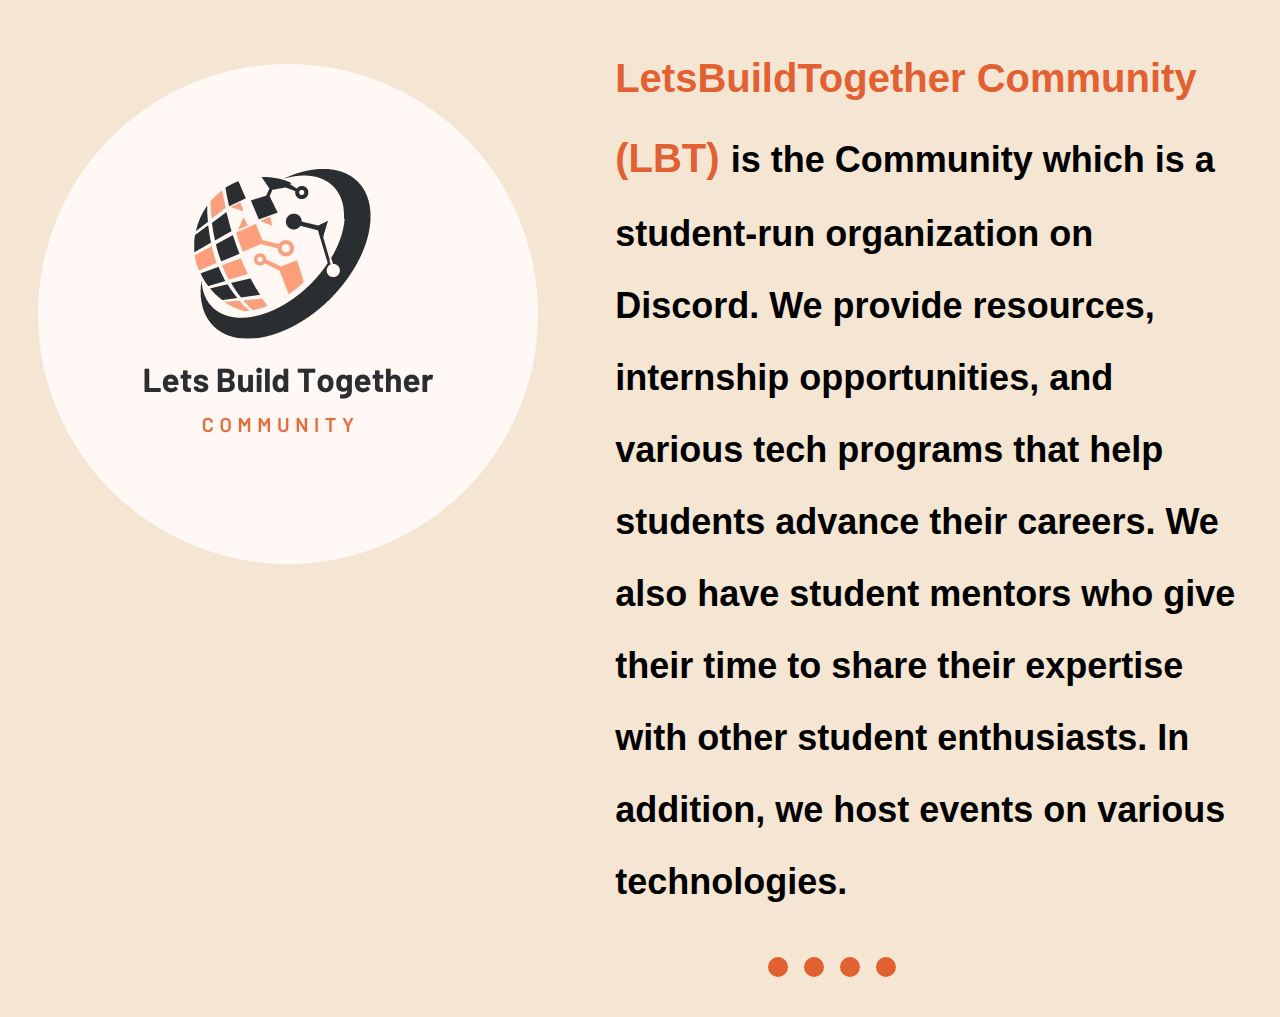
<file: about.html>
<!DOCTYPE html>
<html lang="en">
<head>
    <meta charset="UTF-8">
    <meta http-equiv="X-UA-Compatible" content="IE=edge">
    <meta name="viewport" content="width=device-width, initial-scale=1.0">
    <title>About</title>
    <link rel="stylesheet" href="about.css">
</head>
<body>
    <div class="about">
        <div class="heroContainer_img">
            <img src="./assets/LBT_logo_light.jpeg">
        </div>
        <div class="heroContainer_txt">
            <h2> <span>LetsBuildTogether Community (LBT) </span> is the Community which is a student-run organization on Discord. We provide resources, internship opportunities, and various tech programs that help students advance their careers. We also have student mentors who give their time to share their expertise with other student enthusiasts. In addition, we host events on various technologies.</h2>
        </div>
    </div>
    <hr>
</body>
</html>
</file>
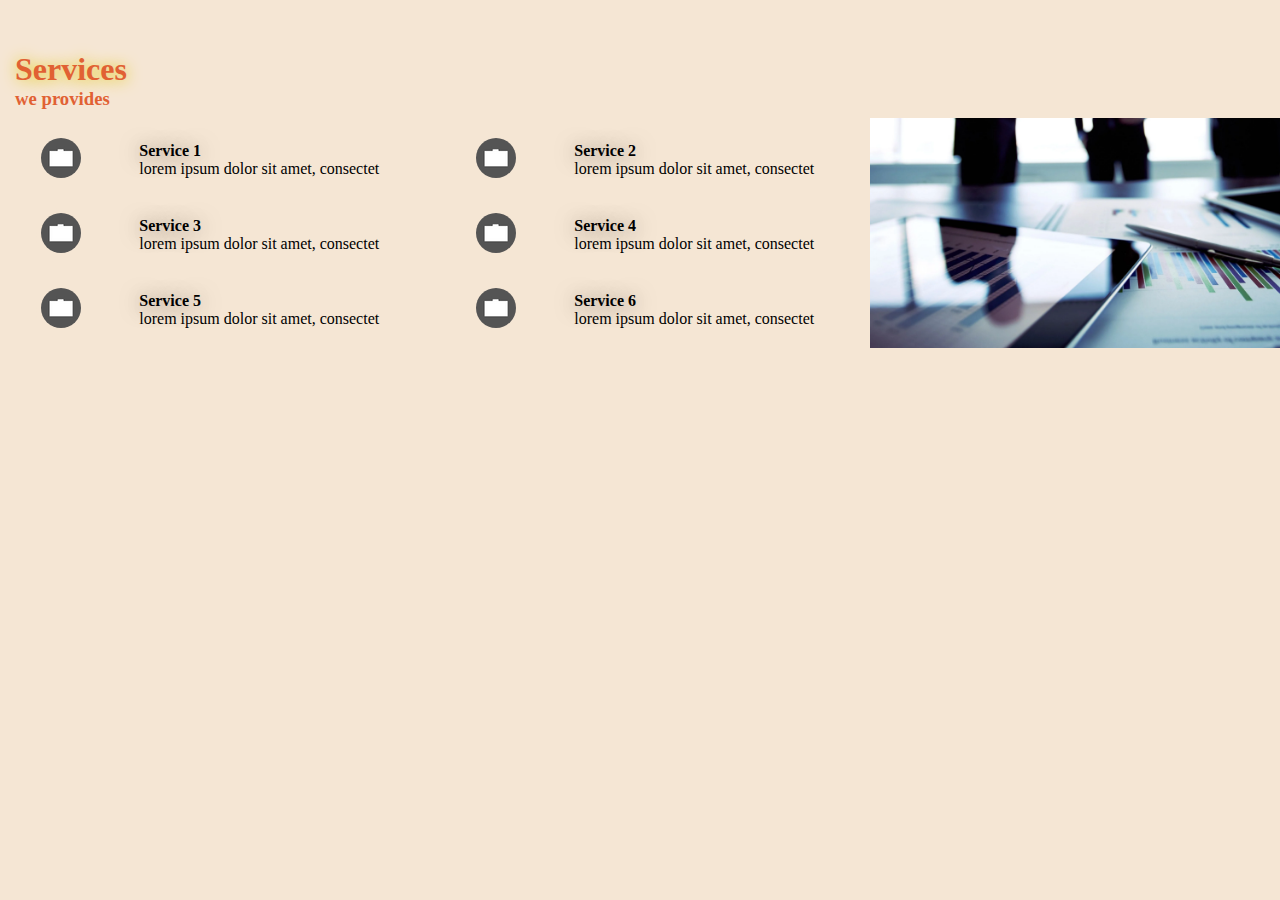
<file: LBT_Services.html>
<!DOCTYPE html>
<html lang="en">

<head>
        <meta charset="UTF-8">
        <meta http-equiv="X-UA-Compatible" content="IE=edge">
        <meta name="viewport" content="width=device-width, initial-scale=1.0">
        <title>LBT Services</title>
        
        <link rel="stylesheet" href="LBT_Services.css">
        
</head>

<body>
        <main>
                <div class="heading">
                        <h1>Services <h3>we provides</h3>
                        </h1>
                </div>
                <div class="s1">
                        <div class="icon"><img src="Untitleddesign.png" alt="icon" srcset=""></div>
                        <div class="name"><p class="ser">Service 1</p>
                                <p>lorem ipsum dolor sit amet, consectet</p>
                        </div>
                </div>
                <div class="s2">
                        <div class="icon"><img src="Untitleddesign.png" alt="icon" srcset=""></div>
                  <div class="name"><p class="ser">Service 2</p>
                                <p>lorem ipsum dolor sit amet, consectet</p>
                        </div>
                </div>
                <div class="image">
                        <img src="wp7098397 (1).jpg" alt="image">
                </div>
                <div class="s3">
                        <div class="icon"><img src="Untitleddesign.png" alt="icon" srcset=""></div>
                        <div class="name"><p class="ser">Service 3</p>
                                <p>lorem ipsum dolor sit amet, consectet</p>
                        </div>
                </div>
                <div class="s4">
                        <div class="icon"><img src="Untitleddesign.png" alt="icon" srcset=""></div>
                        <div class="name"><p class="ser">Service 4</p>
                                <p>lorem ipsum dolor sit amet, consectet</p>
                        </div>                </div>
                <div class="s5">
                        <div class="icon"><img src="Untitleddesign.png" alt="icon" srcset=""></div>
                        <div class="name"><p class="ser">Service 5</p>
                                <p>lorem ipsum dolor sit amet, consectet</p>
                        </div>
                </div>
                <div class="s6">
                        <div class="icon"><img src="Untitleddesign.png" alt="icon" srcset=""></div>
                        <div class="name"><p class="ser">Service 6</p>
                                <p>lorem ipsum dolor sit amet, consectet</p>
                        </div>
                </div>
        </main>
</body>

</html>
</file>
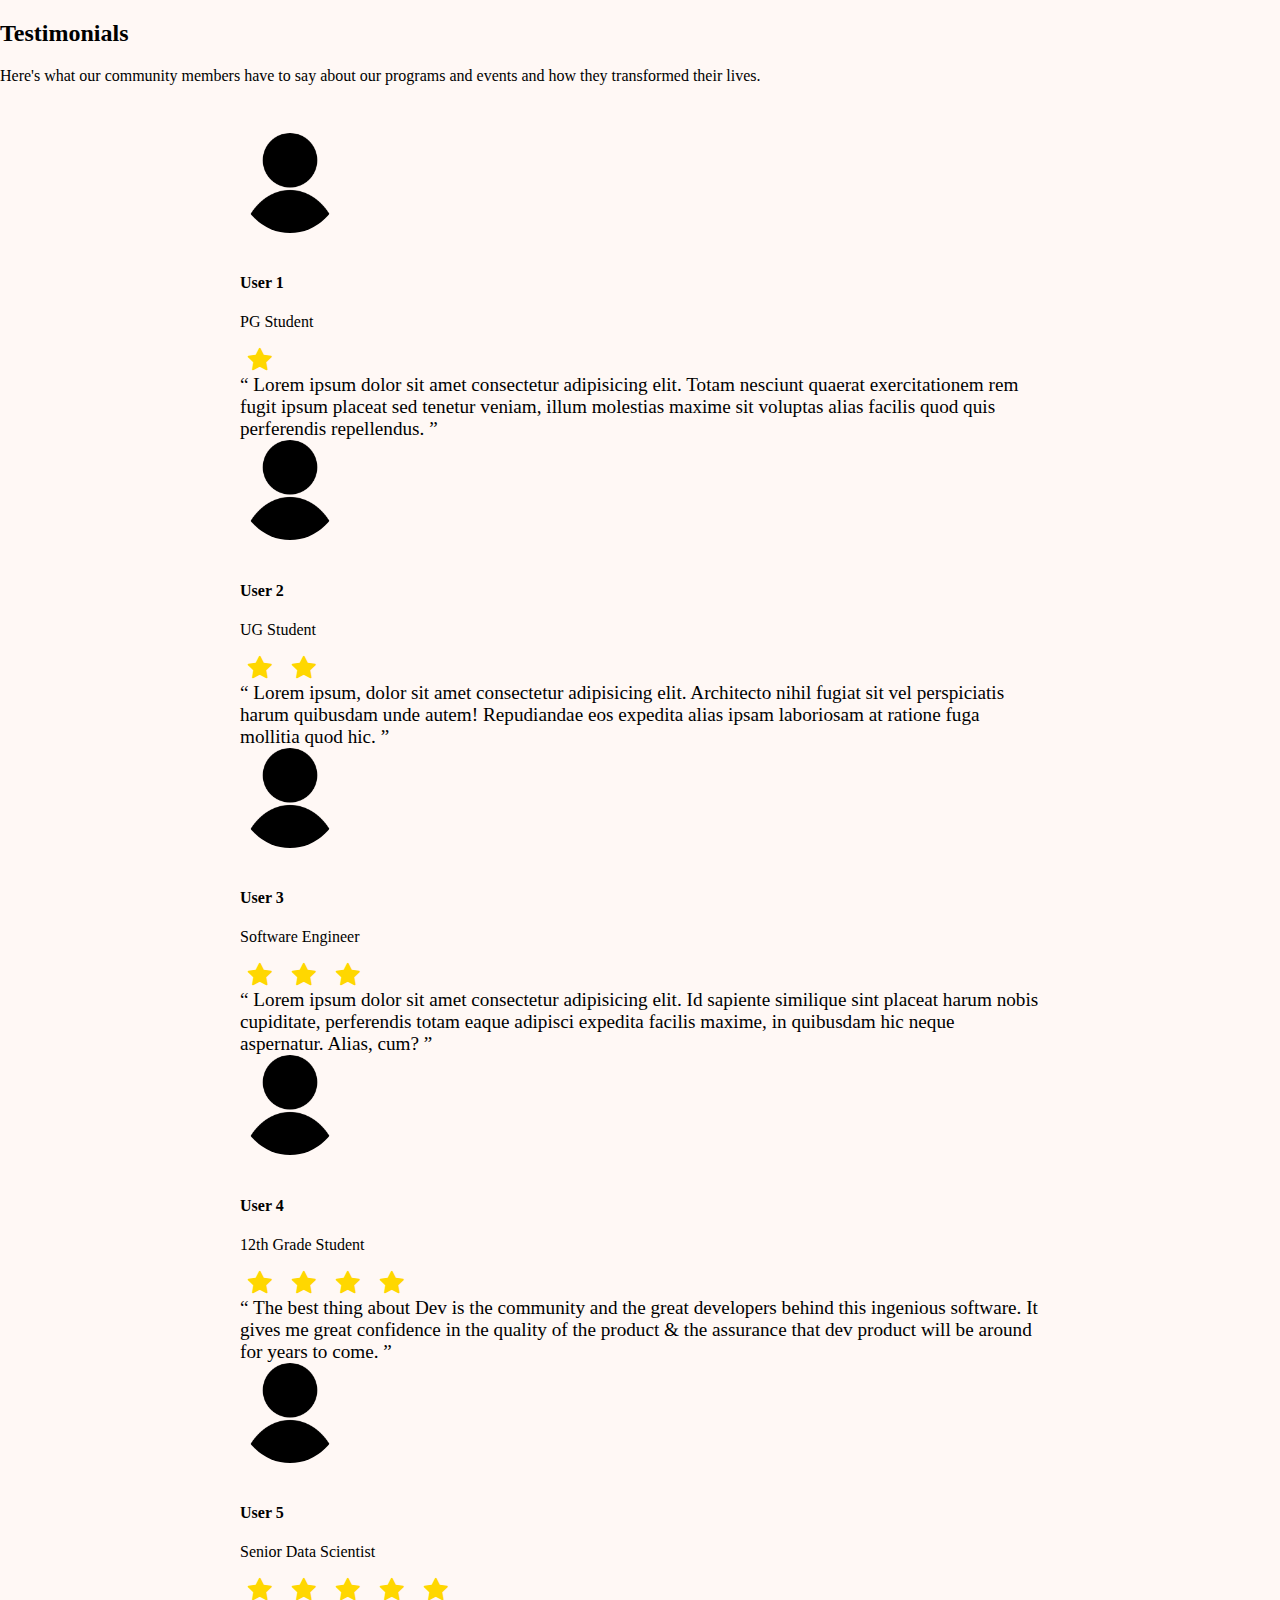
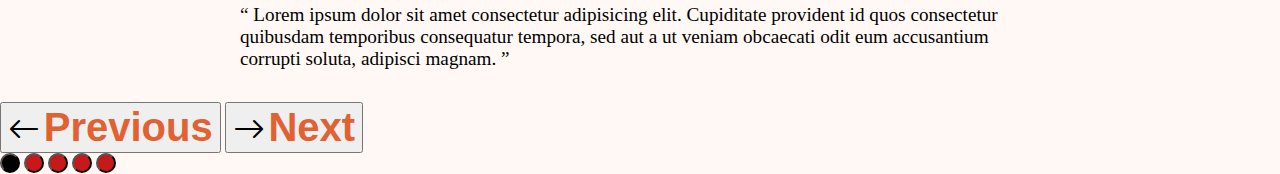
<file: testimonials.html>
<!-- Responsive Testimonials Page -->

<!DOCTYPE html>
<html lang="en">

<head>
  <meta charset="utf-8" />
  <meta name="viewport" content="width=device-width, initial-scale=1" />

  <link href="https://cdn.jsdelivr.net/npm/bootstrap@5.0.2/dist/css/bootstrap.min.css" rel="stylesheet"
    integrity="sha384-EVSTQN3/azprG1Anm3QDgpJLIm9Nao0Yz1ztcQTwFspd3yD65VohhpuuCOmLASjC" crossorigin="anonymous" />
  <link rel="stylesheet" href="https://cdn.jsdelivr.net/npm/bootstrap-icons@1.7.1/font/bootstrap-icons.css" />
  <title>Testimonials-LBT</title>
  <link rel="stylesheet" href="style.css" />
</head>

<body>
  <div class="container bg-light text-center mt-5 pt-5 pb-2 shadow">
    <h2>Testimonials</h2>
    <p class="lead">
      Here's what our community members have to say about our programs and
      events and how they transformed their lives.
    </p>

    <div id="carouselExampleIndicators" class="carousel slide" data-bs-ride="carousel">
      <div class="carousel-inner">
        <div class="carousel-item active" data-bs-interval="2000">
          <div class="items d-flex flex-column align-items-center">
            <img src="./assets/person.png" class="d-block shadow" alt="" />
            <!-- Change the last part of the Path for 'src' -->
            <h4>User 1</h4>
            <p class="lead">PG Student</p>
            <div class="stars">
              <i class="bi bi-star-fill"></i>

              <!-- Uncomment as per the Rating -->

              <!-- <i class="bi bi-star-fill"></i>
                <i class="bi bi-star-fill"></i>
                <i class="bi bi-star-fill"></i>
                <i class="bi bi-star-fill"></i> -->
            </div>
            <q>
              Lorem ipsum dolor sit amet consectetur adipisicing elit. Totam
              nesciunt quaerat exercitationem rem fugit ipsum placeat sed
              tenetur veniam, illum molestias maxime sit voluptas alias
              facilis quod quis perferendis repellendus.
            </q>
          </div>
        </div>
        <div class="carousel-item">
          <div class="items d-flex flex-column align-items-center">
            <img src="./assets/person.png" class="d-block shadow" alt="" />
            <!-- Change the last part of the Path for 'src' -->
            <h4>User 2</h4>
            <p class="lead">UG Student</p>
            <div class="stars">
              <i class="bi bi-star-fill"></i>
              <i class="bi bi-star-fill"></i>
              <!-- <i class="bi bi-star-fill"></i>
                <i class="bi bi-star-fill"></i>
                <i class="bi bi-star-fill"></i> -->
            </div>
            <q>
              Lorem ipsum, dolor sit amet consectetur adipisicing elit.
              Architecto nihil fugiat sit vel perspiciatis harum quibusdam
              unde autem! Repudiandae eos expedita alias ipsam laboriosam at
              ratione fuga mollitia quod hic.
            </q>
          </div>
        </div>
        <div class="carousel-item">
          <div class="items d-flex flex-column align-items-center">
            <img src="./assets/person.png" class="d-block shadow" alt="" />
            <!-- Change the last part of the Path for 'src' -->
            <h4>User 3</h4>
            <p class="lead">Software Engineer</p>
            <div class="stars">
              <i class="bi bi-star-fill"></i>
              <i class="bi bi-star-fill"></i>
              <i class="bi bi-star-fill"></i>
              <!-- <i class="bi bi-star-fill"></i>
                <i class="bi bi-star-fill"></i> -->
            </div>
            <q>
              Lorem ipsum dolor sit amet consectetur adipisicing elit. Id
              sapiente similique sint placeat harum nobis cupiditate,
              perferendis totam eaque adipisci expedita facilis maxime, in
              quibusdam hic neque aspernatur. Alias, cum?
            </q>
          </div>
        </div>
        <div class="carousel-item">
          <div class="items d-flex flex-column align-items-center">
            <img src="./assets/person.png" class="d-block shadow" alt="" />
            <!-- Change the last part of the Path for 'src' -->
            <h4>User 4</h4>
            <p class="lead">12th Grade Student</p>
            <div class="stars">
              <i class="bi bi-star-fill"></i>
              <i class="bi bi-star-fill"></i>
              <i class="bi bi-star-fill"></i>
              <i class="bi bi-star-fill"></i>
              <!-- <i class="bi bi-star-fill"></i> -->
            </div>
            <q>
              The best thing about Dev is the community and the great
              developers behind this ingenious software. It gives me great
              confidence in the quality of the product & the assurance that
              dev product will be around for years to come.
            </q>
          </div>
        </div>
        <div class="carousel-item">
          <div class="items d-flex flex-column align-items-center">
            <img src="./assets/person.png" class="d-block shadow" alt="" />
            <!-- Change the last part of the Path for 'src' -->
            <h4>User 5</h4>
            <p class="lead">Senior Data Scientist</p>
            <div class="stars">
              <i class="bi bi-star-fill"></i>
              <i class="bi bi-star-fill"></i>
              <i class="bi bi-star-fill"></i>
              <i class="bi bi-star-fill"></i>
              <i class="bi bi-star-fill"></i>
            </div>
            <q>
              Lorem ipsum dolor sit amet consectetur adipisicing elit.
              Cupiditate provident id quos consectetur quibusdam temporibus
              consequatur tempora, sed aut a ut veniam obcaecati odit eum
              accusantium corrupti soluta, adipisci magnam.
            </q>
          </div>
        </div>
      </div>
      <!-- Previous Button -->
      <button class="carousel-control-prev" type="button" data-bs-target="#carouselExampleIndicators"
        data-bs-slide="prev">
        <i class="bi bi-arrow-left aria-hidden=" true></i>
        <span class="visually-hidden">Previous</span>
      </button>
      <!-- Next Button -->
      <button class="carousel-control-next" type="button" data-bs-target="#carouselExampleIndicators"
        data-bs-slide="next">
        <i class="bi bi-arrow-right" aria-hidden="true"></i>
        <span class="visually-hidden">Next</span>
      </button>
      <!-- Bottom Indicators -->
      <div class="carousel-indicators">
        <button type="button" data-bs-target="#carouselExampleIndicators" data-bs-slide-to="0" class="active"
          aria-current="true" aria-label="Slide 1"></button>
        <button type="button" data-bs-target="#carouselExampleIndicators" data-bs-slide-to="1"
          aria-label="Slide 2"></button>
        <button type="button" data-bs-target="#carouselExampleIndicators" data-bs-slide-to="2"
          aria-label="Slide 3"></button>
        <button type="button" data-bs-target="#carouselExampleIndicators" data-bs-slide-to="3"
          aria-label="Slide 4"></button>
        <button type="button" data-bs-target="#carouselExampleIndicators" data-bs-slide-to="4"
          aria-label="Slide 5"></button>
      </div>
    </div>
  </div>

  <!-- Bootstrap -->
  <script src="https://cdn.jsdelivr.net/npm/bootstrap@5.0.2/dist/js/bootstrap.bundle.min.js"
    integrity="sha384-MrcW6ZMFYlzcLA8Nl+NtUVF0sA7MsXsP1UyJoMp4YLEuNSfAP+JcXn/tWtIaxVXM"
    crossorigin="anonymous"></script>
</body>

</html>
</file>
<file: about.css>
* {
    background-color: rgb(245, 230, 212);
    margin: 0;
    padding: 0;
    box-sizing: border-box;
}
.about{
    display: flex;
}
.heroContainer_img{
    margin: 5% 3%;
}
.heroContainer_img > img{
    border-radius: 50%;
}
span{
    color: rgb(225, 97, 51);
    font-weight: bolder;
    font-size: 2.5rem;
}
.heroContainer_txt{
    padding: 3%;
    font-size: 1.5rem;
    line-height: 2;
    font-family: 'Arial';
}
hr{
    width: 10%;
    height: 60px;
    border: none;
    border-top: dotted 20px;
    margin-left: 60%;
    border-color: rgb(225, 97, 51);
}
</file>
<file: LBT_Services.css>
* {
    background-color: rgb(245, 230, 212);
    margin: 0;
    padding: 0;
    box-sizing: border-box;
}

main {
    width: 100%;
    height: 25em;
    margin: 50px auto;
    display: grid;
    grid-template-rows: 60px 50px 50px 50px;
    grid-template-columns: repeat(3, 1fr);
    grid-gap: 25px;
    align-items: center;
   
}

.heading {
    grid-column: 1/-1;
    color: rgb(225, 97, 51);
    padding-left: 15px;
}

h1 {
    text-shadow: 0 1px 15px rgb(226, 201, 9);
    word-spacing: 40px;
}
h1 span{
    color: rgb(141, 141, 238);
    font-size: 0.8em;
   word-spacing: 2px;
}

.image {
    grid-column-start: 3;
    grid-row: 2/-1;
    
}
.image img{
    width: 100%;
    height: 100%;
}
.icon {
    box-sizing: border-box;
    width: 9%; 
    border-radius: 50%;
    margin: 5px;
    align-items: center;
   padding: 5px;
}
.icon img {border-radius: 50%;}

.s2,.s3,.s4,.s5,.s6,.s1{
    display: inline-flex;
    justify-content: space-around;
    align-items: center;
}
.ser{
    font-weight:bold;
   text-shadow: 0 2px 20px rgba(0, 0, 0,0.5);
}
.s1:hover,.s2:hover,.s3:hover,.s4:hover,.s5:hover,.s6:hover,.image:hover {
    cursor: pointer;
    border-radius: 0 10px;
    box-shadow: 0 6px 35px rgba(172, 92, 92, 0.922);
    transition: 0.5s;
}
@media screen and (max-width: 650px) {
    .icon{
        display: none;
    }
    
}
@media screen and (min-width: 768px) and (max-width:983px){
    .icon{
        display: none;
    }
}
@media screen and (max-width:520px) {
    .image{
        display: none;
    }
    .heading{
        justify-self: center;
    }
    .s2,.s3,.s4,.s5,.s6,.s1{
       text-align: center;
    }
}
@media screen and (max-width: 768px) {

    main {
        width: 100%;
        height: 25em;
        margin: 50px auto;
        display: grid;
        grid-template-rows: 60px 70px 70px 70px 70px 70px;
        grid-template-columns: repeat(2, 1fr);
        grid-gap: 25px;
        align-items: center;
    }
    .image {
        grid-column-start: 2;
        grid-row: 2/-1;
    }
   

}
</file>
<file: style.css>
.navbar-nav {
  margin-left: auto;
}
.nav-link {
  margin: 10px;
  color: black;
}
body {
  overflow-x: hidden;
  margin: 0;
  background-color: #fff8f5;
}
.curr {
  background-image: linear-gradient(
      to top,
      rgba(97, 11, 11, 0.6),
      rgba(27, 25, 25, 0.9)
    ),
    url('event.jpeg');
}
.text {
  color: white;
}
.button {
  background-color: #f46b3c;
  color: white;
  border-radius: 2px solid white;
  border-radius: 10px;
  width: 120px;
  margin-right: 10px;
  height: 30px;
  padding-bottom: 10px;
}
a {
  text-decoration: none;
}
a:hover {
  color: white;
}
.button1 {
  background-color: transparent;
  color: white;
  border: 2px solid white;
  padding-left: 10px;
  padding-right: 10px;
  border-radius: 10px;
}
.cars {
  background-color: #f5b7a2;
  color: #1d275f;
  border: 2px black;
  border-radius: 20px;
  height: 40px;
  font-weight: bold;
  text-align: center;
  padding: 5px;
}
.btn {
  background-color: transparent;
  border: 2px solid #f46b3c;
  width: 126px;
  height: 36px;
  border-radius: 10%;
}
/********BLOGS SECTION Designed by Madhumitha*********/
.blogs .cards-wrapper{
  display:flex;
  margin:0.5rem;
}
.blogs-intro{
  text-align:center;
  margin-top:3.5rem;
  padding-top:2.5rem;
}

.blogs-intro p{
  font-size:1.4rem;
}
.blogs .card{
  height:26rem;
  margin:2.5rem;
  width:calc(100%/2);
  border-radius:1.5em; 
  transition : 0.75ms ease-in-out;
}

.blogs .card:hover{
  height:27rem;
  margin:2rem;
  border:3.5px solid #f5b7a2;  
  font-weight:bold
}

.blogs button{
  background-color:#f5b7a2;
  border-radius:50%;
  height:3rem;
  width:3rem;
  text-align:center;
}

.blogs .card-body .image {
  display:inline;
  margin: 0 1rem;
  height:6rem;
  width:6rem;
  border:5.5px solid #f5b7a2;
  border-radius:50%;
  float:left;
  box-shadow:0 5px 10px rgba(0, 0, 0, 0.1);
  transition : 0.65ms ease-in-out;

}
.blogs .card-img-top{
  height:17rem;
  border-radius:2em;
  display:inline;
}
.blogs .card-img-top:hover{
  border-radius:1.5em;
  display:inline;
}

.blogs .name{
  display:block;
  color:black;
  font-size: 1.4rem;
  margin-left:2rem;
  margin-top:0.5rem;
}
.blogs .name:hover{
  font-size: 1.5rem;
}
.blogs .author{
  display:block;
  margin-left:2rem;
  margin-top:0.5rem;
  color:#abaaaa;
  font-size:1.2rem;
}
@media screen and (max-width: 568px) {
  .cards-wrapper{
    display:flex;
    width:100%;
    justify-content:center;
    align-items:center;
  }
  .card:not(:first-child){
    display:none;
  }

}
/**************************************/
/********END OF BLOGS SECTION*********/

/* footer section 
    Designer: Krupesh Vithlani
*/

.footer-container {
  background-color: #3f3f3f;
  color: white;
  padding: 40px;
}
.footer-container .footer-link-head{
  font-weight: bold;
}
.footer-container .footer-links{
  list-style: none;
  position: relative;
  right: 32px;
}
.footer-container .footer-links .footer-item .footer-link{
  color: #fff;
}
.copyright {
  background-color: #3f3f3f;
  margin-bottom: 0px;
  color: white;
  height: 30px;
}
.card-img-top {
  border: 10px solid white;
}
.card {
  background-color: transparent;
}

svg {
  background-color: white;
  color: #ff7518;
  width: 40px;
  height: 40px;
  padding-top: 10px;
  padding-bottom: 10px;
  border-radius: 20px;
}

.event {
  border: 2px solid #ff7518;
  border-radius: 10px;
}
.past {
  margin-top: 60px;
}
.heading {
  margin-top: 10px;
}
.options {
  background-color: white;
}

/**********************/
/*****HERO SECTION*****/

@media only screen and (max-width: 1024px) {
  .nav-link {
    font-size: 20px;
  }
  .row {
    flex-direction: column-reverse;
    margin: 80px 0;
  }
  .col-6 {
    flex-basis: 100%;
    margin-bottom: 50px;
  }
  .col-6 .main-img {
    width: 80%;
  }
}

#navigation {
  background: #ffffff;
}
.nav-item {
  font-size: 18px;
  padding: 0px 20px 0px 20px;
}
.nav-link {
  color: black !important;
  font-weight: 800;
}
.nav-link:hover {
  color: #f46b3c !important;
}

body {
  margin: 0;
  padding: 0;
  background: #fff8f5;
  font-family: 'Poppins';
}
.row {
  display: flex;
  justify-content: space-between;
  align-items: center;
  margin: 100px 0;
}

.col-5 {
  flex-basis: 40%;
  position: relative;
  margin-left: 50px;
}

.col-5 h1 {
  font-weight: 600;
}
.col-5 h3 {
  font-weight: 600;
  margin: 20px 0 10px;
}
.col-5 p {
  font-size: 19px;
  margin: 30px 0;
}
.but1 {
  font-weight: 600;
  font-size: 21px;
  width: 130px;
  border-radius: 12px;
  padding: 12px 10px;
  color: whitesmoke;
  background: #f46b3c;
  font-family: 'Poppins';
}
.but2 {
  font-family: 'Poppins';
  font-style: normal;
  font-weight: 700;
  font-size: 21px;
  line-height: 51px;
  background-color: #f2f2f2;
  color: #4b4847;
  border-radius: 12px;
}
.col-5::after {
  content: '';
  width: 10px;
  height: 25%;
  background: linear-gradient(#fff8f599, #f46b3c);
  position: absolute;
  left: -12px;
  top: 8px;
}
.col-6 {
  position: absolute;
  flex-basis: 60%;
  display: flex;
  align-items: center;
  left: 680px;
  background-size: auto;
}
.col-6 .main-img {
  width: 100%;
  display: flex;
}

.sponsors img {
  margin: 30px;
}
.sponsors h6 {
  top: 525px;
  margin: 50px;
  position: absolute;
}
.sponsors h4 {
  top: 545px;
  margin: 50px;
  position: absolute;
  font-weight: 600;
}
.sponsors img {
  position: relative;
  left: 290px;
  top: -75px;
}

/***********************************/
/*****ABOUT SECTION*****/
.about {
  display: flex;
}
.heroContainer_img {
  margin: 5% 3%;
}
.heroContainer_img > img {
  border-radius: 50%;
}
span {
  color: rgb(225, 97, 51);
  font-weight: bolder;
  font-size: 2.5rem;
}
.heroContainer_txt {
  padding: 3%;
  font-size: 1.5rem;
  line-height: 2;
  font-family: 'Arial';
}

/***********************************/
/*****SERVICES*****/

.services {
  width: 100%;
  height: 25em;
  margin: 50px auto;
  display: grid;
  grid-template-rows: 60px 50px 50px 50px;
  grid-template-columns: repeat(3, 1fr);
  grid-gap: 25px;
  align-items: center;
}

h1 span {
  color: rgb(141, 141, 238);
  font-size: 0.8em;
  word-spacing: 2px;
}

.image {
  grid-column-start: 3;
  grid-row: 2/-1;
}
.image img {
  width: 100%;
  height: 100%;
}
.icon {
  box-sizing: border-box;
  width: 9%;
  border-radius: 50%;
  margin: 5px;
  align-items: center;
  padding: 5px;
}
.icon img {
  border-radius: 50%;
}

.s2,
.s3,
.s4,
.s5,
.s6,
.s1 {
  display: inline-flex;
  justify-content: space-around;
  align-items: center;
}
.ser {
  font-weight: bold;
  text-shadow: 0 2px 20px rgba(0, 0, 0, 0.5);
}
.s1:hover,
.s2:hover,
.s3:hover,
.s4:hover,
.s5:hover,
.s6:hover,
.image:hover {
  cursor: pointer;
  border-radius: 0 10px;
  box-shadow: 0 6px 35px rgba(172, 92, 92, 0.922);
  transition: 0.5s;
}
@media screen and (max-width: 650px) {
  .icon {
    display: none;
  }
}
@media screen and (min-width: 768px) and (max-width: 983px) {
  .icon {
    display: none;
  }
}
@media screen and (max-width: 520px) {
  .image {
    display: none;
  }
  .heading {
    justify-self: center;
  }
  .s2,
  .s3,
  .s4,
  .s5,
  .s6,
  .s1 {
    text-align: center;
  }
}
@media screen and (max-width: 768px) {
  .services {
    width: 100%;
    height: 25em;
    margin: 50px auto;
    display: grid;
    grid-template-rows: 60px 70px 70px 70px 70px 70px;
    grid-template-columns: repeat(2, 1fr);
    grid-gap: 25px;
    align-items: center;
  }
  .image {
    grid-column-start: 2;
    grid-row: 2/-1;
  }
}

/***********************************/
/*****MEMBERS SECTION*****/



* {
    box-sizing: border-box;
}


ul, li {
    margin: 0;
    padding: 3em 8em 0 8em;
    list-style: none;
}

.list-content img {
    border-radius: 50%;
    height: 10em;
    padding: 0.5em 2em 0.5em 2em;
    display: inline-block;
}


/*Flex items*/
.list {
    display: flex;
    flex-wrap: wrap;
    margin-top: 3em;
}

.list-item {
    display: flex;
    padding: 0.5em;
    width: 100%;
    justify-content: space-around;
}




@media all and (min-width: 40em) {
    .list-item {
        width: 50%;
    }
}


@media all and (min-width: 60em) {
    .list-item {
        width: 33.33%;
    }
}

.list-content {
    background-color: #FFF8F5;
    display: flex;
    flex-direction: column;
    width: 65%;
    box-shadow: 0 0.25em 0.5em 0 rgba(0, 0, 0, 0.2);
    border-radius: 1.25em;
    font-family: mulish;
    margin-bottom: 2em;
    height: 22em;
}

    .list-content p {
        margin: 0.1em;
    }

    .list-content .icons {
        display: flex;
        justify-content: space-around;
        align-items: center;
        margin: auto;
        margin-bottom: 0.2em;
    }


.members h2 {
    color: #000000;
    margin-left: 4rem;
    margin-bottom: 0.5em;
    margin-right: 68vw;
    font-family: poppins;
    font-style: normal;
    opacity: 0.8;
}

.list-content h3 {
    margin-top: 0.1em;
    font-size: 1.5rem;
}

.members h5 {
    color: #575455;
    margin-left: 68vw;
    margin-right: 3.5em;
    margin-top: -8rem;
    margin-bottom: 0.4em;
    font-family: poppins;
    font-style: normal;
    font-weight: 400;
    font-size: 1.5rem;
}

@media all and (max-width: 25.875em) {
    .list {
        width: 109%;
    }

    .list-item {
        width: 38vw;
    }

    .list-content {
        display: flex;
        justify-content: space-around;
        margin: auto;
    }

        .list-content h3 {
            font-size: 4vw;
        }

        .list-content p {
            font-size: 3vw;
        }

        .list-content img {
            border-radius: 50%;
            height: 8em;
            padding: 0.5em 0.5em 0.5em 0.5em;
            display: inline-block;
            width: auto;
        }

        .list-content .icons {
            display: block;
            justify-content: space-around;
            align-items: center;
            margin: auto;
            margin-bottom: 0.2em;
        }
}


@media all and (max-width: 12.5em) {
    .list-content .icons {
        display: none;
    }
}



/**************************************/
/********TESTIMONIALS SECTION*********/
/* Colors could be changed as per the Website Theme */
.testimonials .container {
    background: linear-gradient(to left, #e66465, #9198e5);
}

.carousel-inner {
  min-height: 40vh;
  padding: 2rem 0;
}

.carousel-indicators {
  position: relative;
}

.carousel-indicators [data-bs-target] {
  background-color: rgb(199, 25, 25);
  width: 20px;
  height: 20px;
  border-radius: 100%;
}

.carousel-indicators .active {
  background-color: black;
}

.items {
  max-width: 800px;
  margin: auto;
}

.items img {
  width: 100px;
  height: 100px;
  object-fit: cover;
  object-position: top;
  border-radius: 100%;
  margin-bottom: 1rem;
}

.items q {
  text-align: center;
  margin-top: 1.5rem;
  font-size: 1.2rem;
}

.items .stars i {
  color: gold;
  font-size: 1.5rem;
  padding: 0 0.5rem;
}

i.bi.bi-arrow-left {
  color: black;
  font-size: 2rem;
  opacity: 1;
}

i.bi.bi-arrow-right {
  color: black;
  font-size: 2rem;
}

/****************************/
/*****CONTACT SECTION*******/
.flexy {
  display: flex;
  justify-content: center;
  align-items: center;
  /* flex-wrap: wrap; */
}

.space {
  margin-right: 100px;
}

.box1 {
  width: 50%;
}

.box1 img {
  position: relative;
  overflow: hidden;
  width: 100%;
  height: auto;
  border-radius: 15% 0% 15%;
}

.smargin {
  margin-right: 50px;
}

.box2 {
  margin: 20px;
}

.form-group {
  margin-bottom: 7%;
}

input {
  height: 20px;
  border: none;
  border-bottom: 1px solid black;
  transition-duration: 0.3s;
}

input:focus {
  border-bottom: 3px solid rgb(245, 166, 20);
  background-color: bisque;
}

/* button {
  color: aliceblue;
  height: 30px;
  width: 110px;
  background-color: rgb(193, 80, 28);
  margin-left: 20%;
  border: none;
  border-radius: 20px;
} */

.extra {
  height: 80px;
}

.contacts a i {
  font-size: large;
  color: black;
}
</file>
